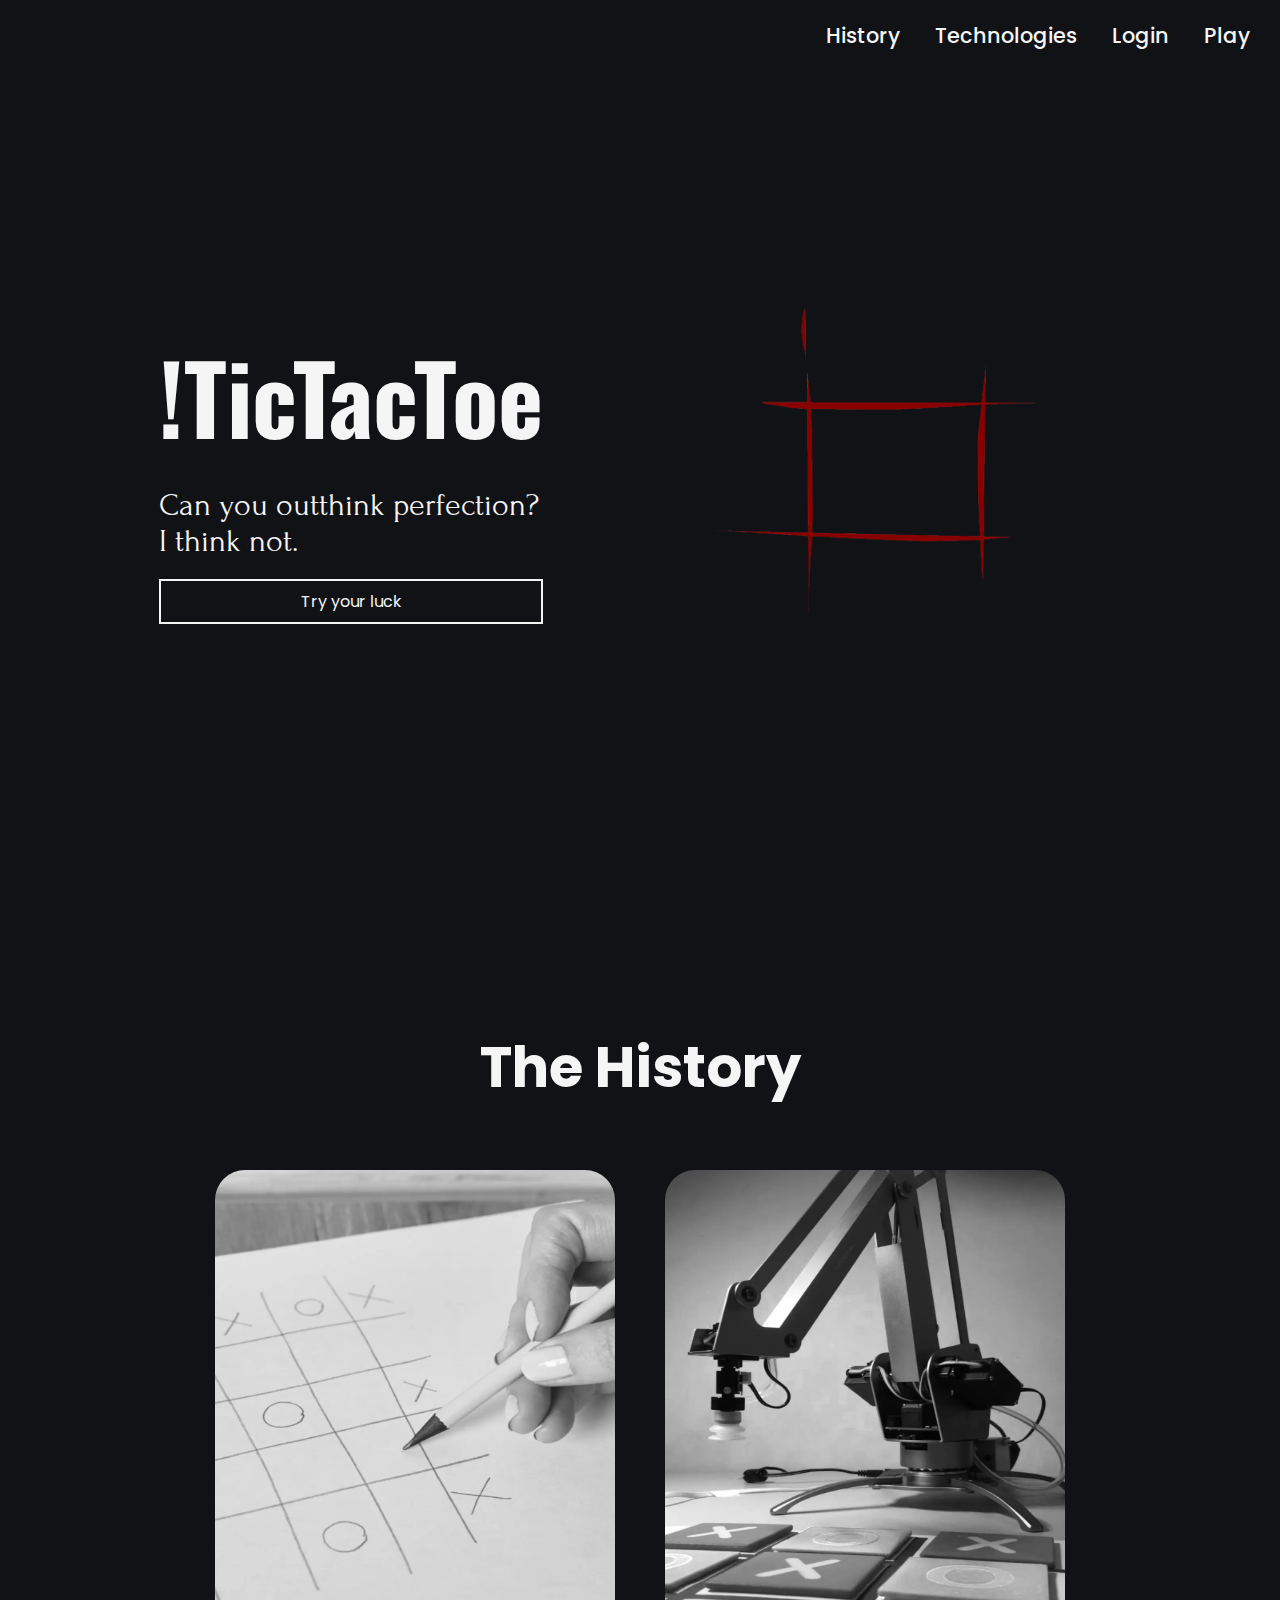
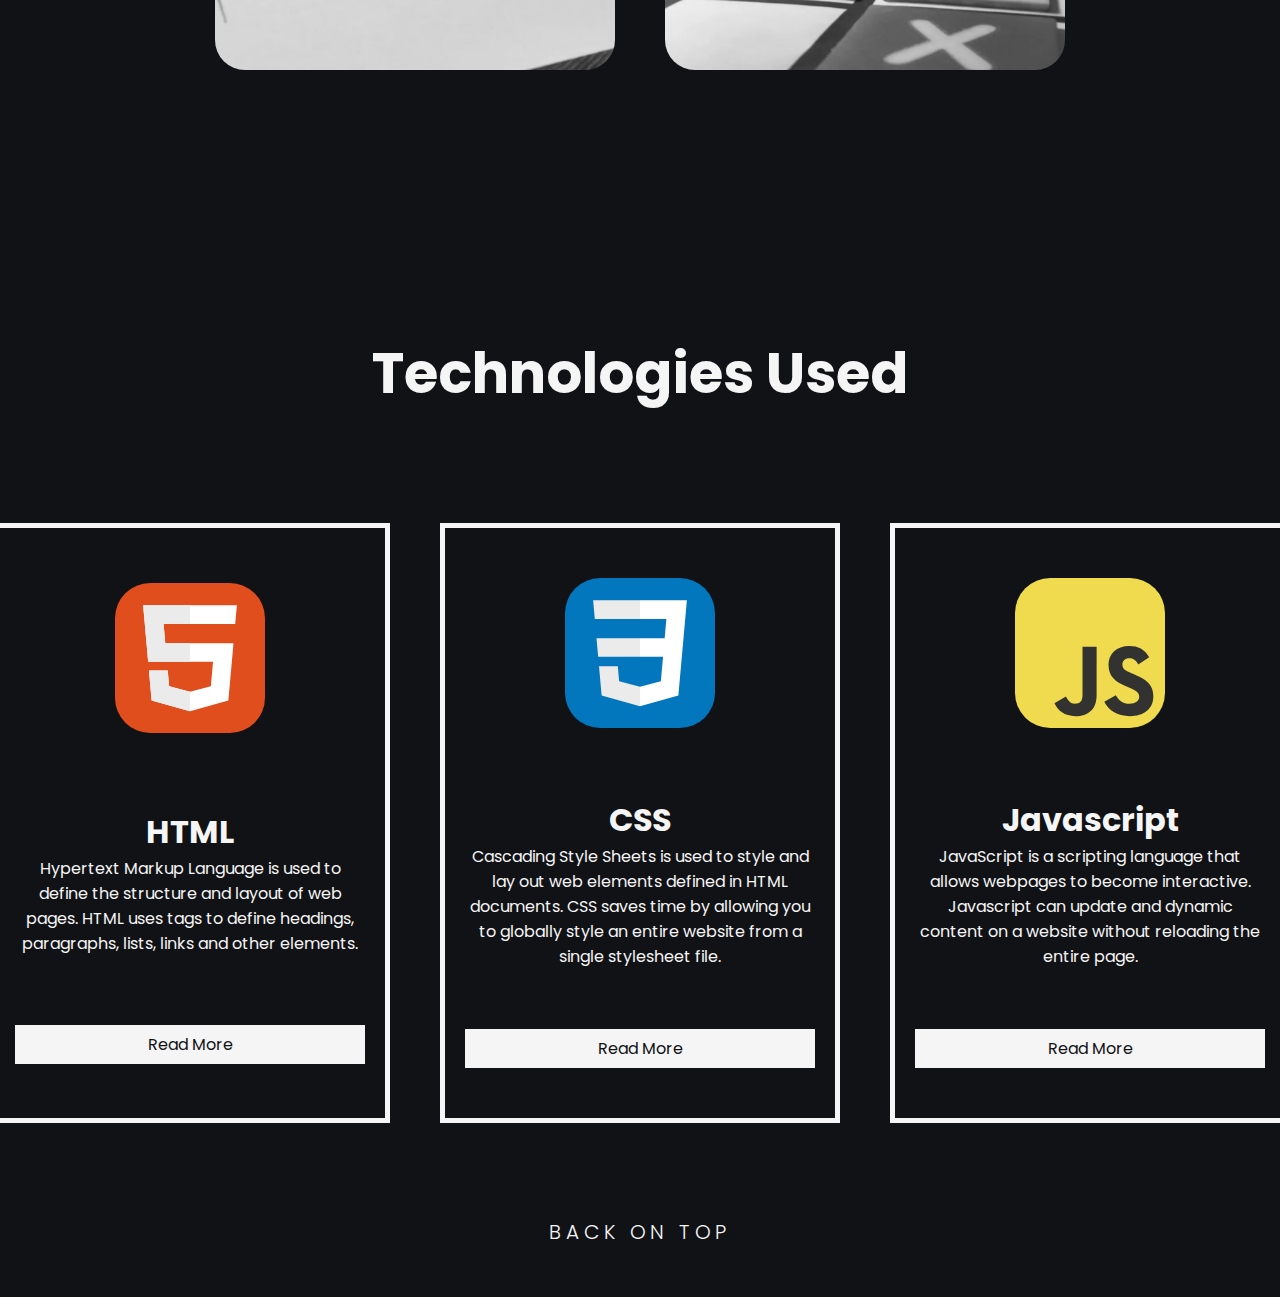
<file: index.html>
<!DOCTYPE html>
<html lang="en">
  <head>
    <meta charset="UTF-8" />
    <meta name="viewport" content="width=device-width, initial-scale=1.0" />
    <title>!TicTacToe</title>
    <link rel="stylesheet" href="./styles/styles.css" />
    <!-- <link rel="icon" type="image/x-icon" href="/images/web_icon.ico" /> -->
    <link rel="stylesheet" href="./styles/css_effects.css" />
    <link rel="icon" href="./images/tic_icon.svg" type="image/svg+xml">
  </head>
  <body>
    <header id="header">
      <nav>
        <ul>
          <li><a href="#about-history">History</a></li>
          <li><a href="#about-technologies">Technologies</a></li>
          <!-- <li><a href="#about-project">About</a></li> -->
           <li><a href="./login.html">Login</a></li>
          <li><a href="./game.html">Play</a></li>
        </ul>
      </nav>
      <img src="./images/menu-icon.svg" alt="" id="sidebar-button" width="40px" onclick="openNav()">
      <div id="mySidenav" class="sidenav">
        <a href="javascript:void(0)" class="closebtn" onclick="closeNav()"
          >&times;</a
        >
        <a href="#homepage">Home</a>
        <a href="#about-history">History</a>
        <a href="#about-technologies">Technologies</a>
        <a href="./game.html">Play</a>
        <a href="./login.html">Login</a>
      </div>
    </header>
    <main>
      <section id="homepage">
        <div class="homepage-items">
          <h1 id="gameTitle">!TicTacToe</h1>
          <p>Can you outthink perfection?<br />I think not.</p>
          <a href="./game.html">Try your luck</a>
        </div>
        <div class="board-img">
          <img
            src="./images/red_board.png"
            alt="A red tictactoe board"
            width="450"
            height="450"
          />
        </div>
      </section>
      <section id="about-page">
        <div id="about-history">
          <div id="history-header">
            <h2 class="about-header">The History</h2>
          </div>
          <div class="history-cards">
            <div class="history">
              <div class="history-card-front">
                <img
                  src="./images/human_tictactoe_bnw.webp"
                  alt="Human hand playing tictactoe"
                  width="400"
                  height="500"
                />
              </div>
              <div class="history-card-back">
                <p>
                  TicTacToe, also known as Noughts and Crosses, is regarded as
                  one of the oldest known games in history dating back to
                  ancient Egypt. While its exact origins are unclear,
                  tic-tac-toe like games have been discovered carved into
                  Egyptian artifacts from as early as 1300 BC. The modern
                  iteration of the game placed onto a 3x3 grid became
                  popularized in the 19th century. Through much of its history,
                  tic-tac-toe was mainly a simple children's game often played
                  using pen and paper. However, its minimalist and low-skill
                  nature also made it useful for studying early game theory
                  concepts such as optimal play strategies. By the 1950s,
                  mathematicians had proven that if both players are playing
                  perfectly, the game must always end in a draw.
                </p>
              </div>
            </div>
            <div class="history">
              <div class="history-card-front">
                <img
                  src="./images/robot_tictactoe_bnw.webp"
                  alt="Robotic arm playing tictactoe"
                  width="400"
                  height="500"
                />
              </div>
              <div class="history-card-back">
                <p>
                  In the modern era, tic-tac-toe has taken on a new life with
                  the development of artificial intelligence. Now, tic-tac-toe
                  is often used to test new AI and machine learning algorithms
                  due to the game's small scope and established optimal
                  solutions. Programmers will develop AI's to play against each
                  other in tic-tac-toe matches millions of times in order to
                  refine their strategies and techniques. Some AI's have become
                  so advanced that they are capable of perfect play, never
                  losing, even against human grandmasters of the game. While
                  humans still enjoy playing for fun, artificial intelligence
                  systems have advanced to a point where they can no longer be
                  defeated by humans in a tic-tac-toe game.
                </p>
              </div>
            </div>
          </div>
        </div>
        <div id="about-technologies">
          <div class="technologies-cards">
            <div class="technology">
              <div class="about icon">
                <img src="./images/html.svg" alt="HTML icon" width="150" />
              </div>
              <div class="about text">
                <h3>HTML</h3>
                <p>
                  Hypertext Markup Language is used to define the structure and
                  layout of web pages. HTML uses tags to define headings,
                  paragraphs, lists, links and other elements.
                </p>
              </div>
              <div class="about-button">
                <a href="https://en.wikipedia.org/wiki/HTML" target="_blank"
                  >Read More</a
                >
              </div>
            </div>
            <div class="technology">
              <div class="about icon">
                <img src="./images/css.svg" alt="CSS icon" width="150" />
              </div>
              <div class="about text">
                <h3>CSS</h3>
                <p>
                  Cascading Style Sheets is used to style and lay out web
                  elements defined in HTML documents. CSS saves time by allowing
                  you to globally style an entire website from a single
                  stylesheet file.
                </p>
              </div>
              <div class="about-button">
                <a href="https://en.wikipedia.org/wiki/CSS" target="_blank"
                  >Read More</a
                >
              </div>
            </div>
            <div class="technology">
              <div class="about icon">
                <img
                  src="./images/javascript.svg"
                  alt="Javascript icon"
                  width="150"
                />
              </div>
              <div class="about text">
                <h3>Javascript</h3>
                <p>
                  JavaScript is a scripting language that allows webpages to
                  become interactive. Javascript can update and dynamic content
                  on a website without reloading the entire page.
                </p>
              </div>
              <div class="about-button">
                <a
                  href="https://en.wikipedia.org/wiki/Javascript"
                  target="_blank"
                  >Read More</a
                >
              </div>
            </div>
          </div>
          <div id="technologies-header">
            <h2 class="about-header">Technologies <span class="line-break"></span>Used</h2>
          </div>
        </div>
        <!-- <div id="about-project">
          <h2 class="about-header">About</h2>
          <p>This website was developed as a case study project for the subject of Web Development. The goal of the project was to create a fully functional website to demonstrate proficiency in HTML, CSS, JavaScript and other web development skills learned throughout the semester.</p>
        </div> -->
      </section>
      <footer>
        <a href="#header">Back on Top</a>
      </footer>
    </main>
    <!-- <script src="main.js"></script> -->
    <script src="./scripts/nav.js"></script>
  </body>
</html>
</file>
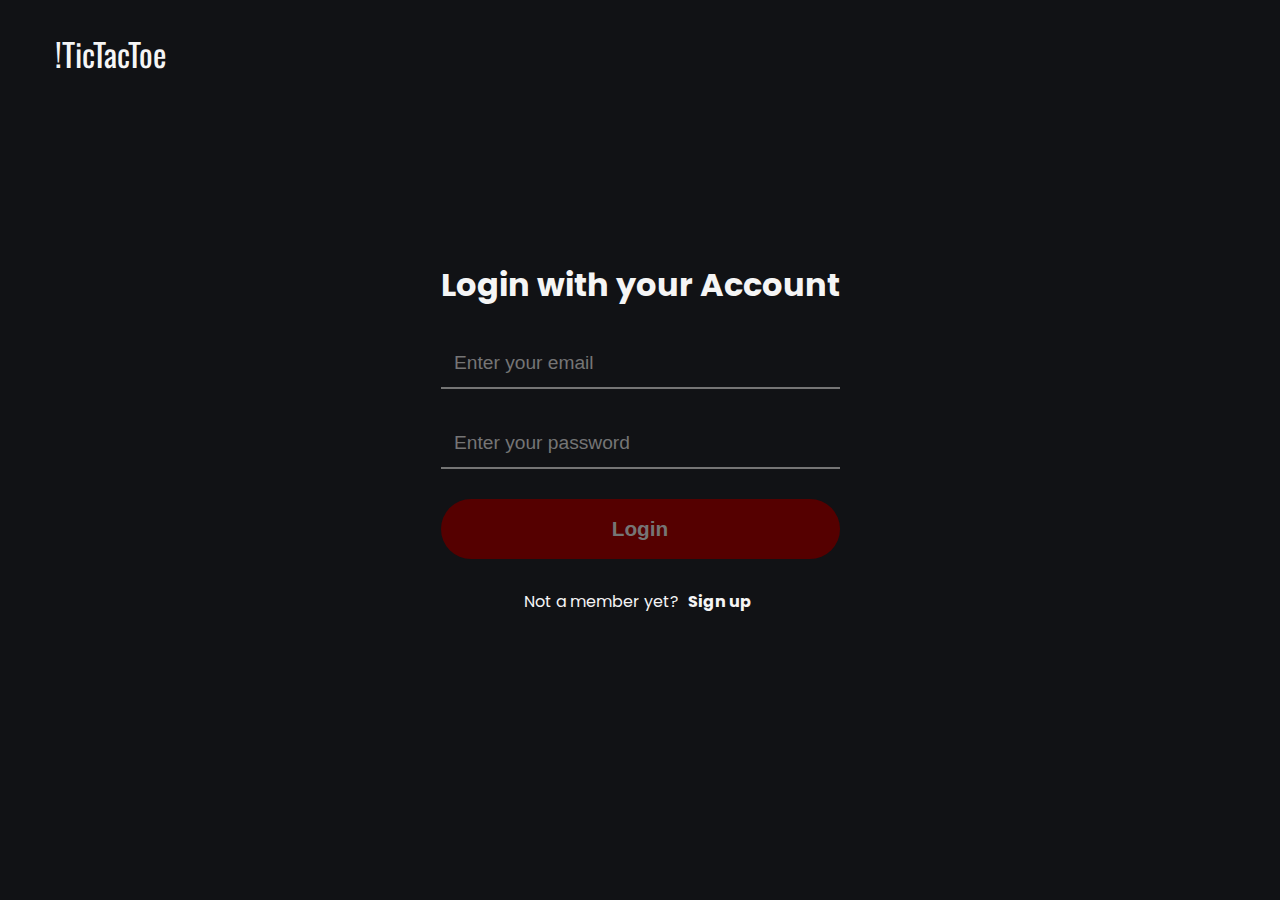
<file: login.html>
<!DOCTYPE html>
<html lang="en">
  <head>
    <meta charset="UTF-8" />
    <meta name="viewport" content="width=device-width, initial-scale=1.0" />
    <title>Login</title>
    <link rel="stylesheet" href="login.css" />
  </head>
  <body>
    <header>
      <a href="index.html">!TicTacToe</a>
    </header>
    <main>
      <div id="login">
        <h1 id="main-heading">Login with your Account</h1>
        <form action="">
          <input
            type="email"
            id="email"
            placeholder="Enter your email"
            class="input-field"
          />
          <input
            type="password"
            id="password"
            placeholder="Enter your password"
            class="input-field"
          />
          <button type="submit">Login</button>
        </form>
        <footer>
          <p>
            Not a member yet?
            <strong><a href="./signup.html" id="myLink">Sign up</a></strong>
          </p>
        </footer>
      </div>
    </main>
    <script src="account.js"></script>
  </body>
</html>
</file>
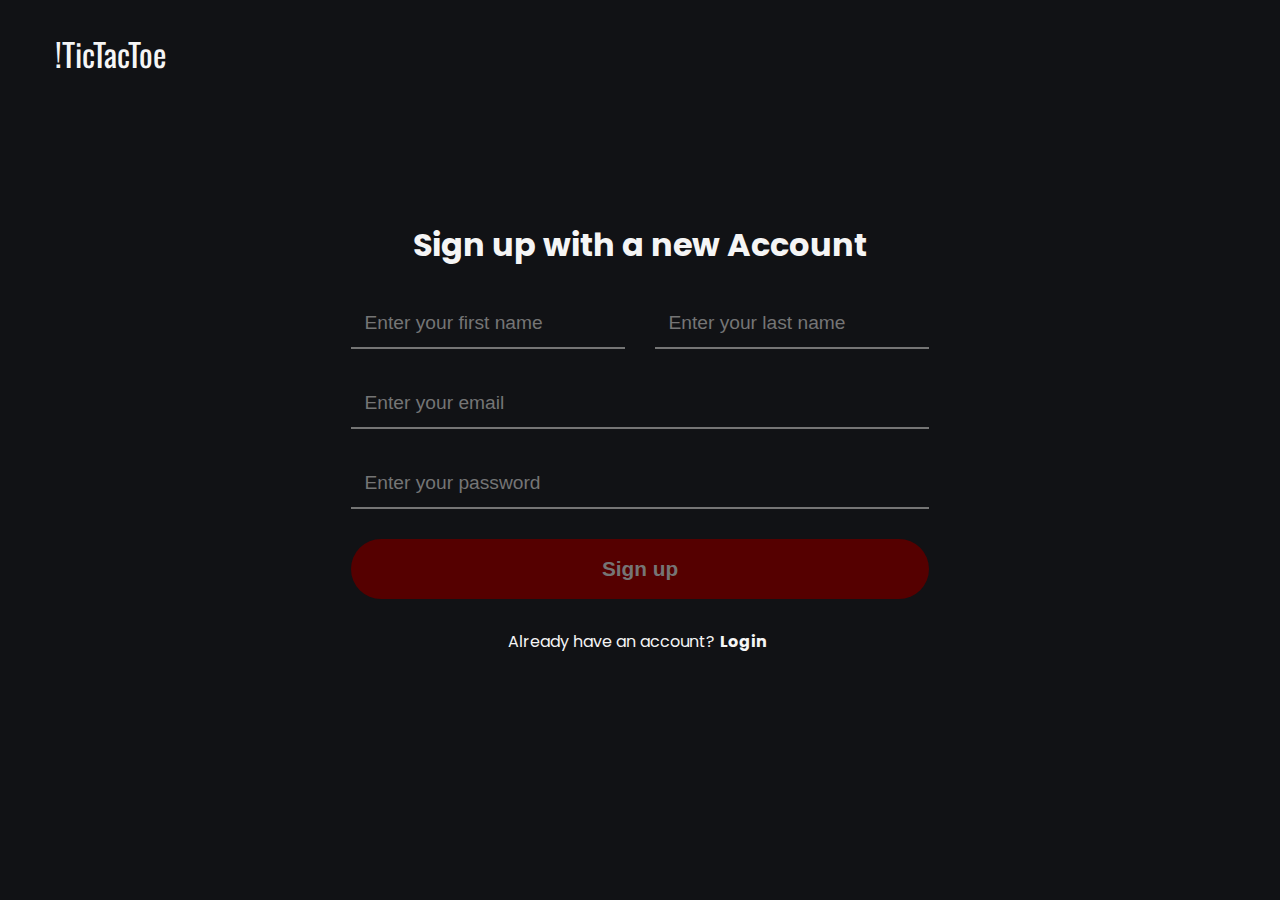
<file: signup.html>
<!DOCTYPE html>
<html lang="en">
  <head>
    <meta charset="UTF-8" />
    <meta name="viewport" content="width=device-width, initial-scale=1.0" />
    <title>Sign up</title>
    <link rel="stylesheet" href="signup.css" />
  </head>
  <body>
    <header>
      <a href="index.html">!TicTacToe</a>
    </header>
    <main>
      <div id="sign-up">
        <h1 id="main-heading">Sign up with a new Account</h1>
        <form action="">
          <div class="name-input">
            <input type="text" id="first-name" placeholder="Enter your first name" class="input-field">
            <input type="text" id="last-name" placeholder="Enter your last name" class="input-field">
          </div>
          <input
            type="email"
            id="email"
            placeholder="Enter your email"
            class="input-field"
          />
          <input
            type="password"
            id="password"
            placeholder="Enter your password"
            class="input-field"
          />
          <button type="button" onclick="signUpFirstName()">Sign up</button>
        </form>
        <footer>
          <p>
            Already have an account?<strong><a href="./login.html" id="myLink">Login</a></strong>
          </p>
        </footer>
      </div>
    </main>
    <script src="account.js"></script>
  </body>
</html>
</file>
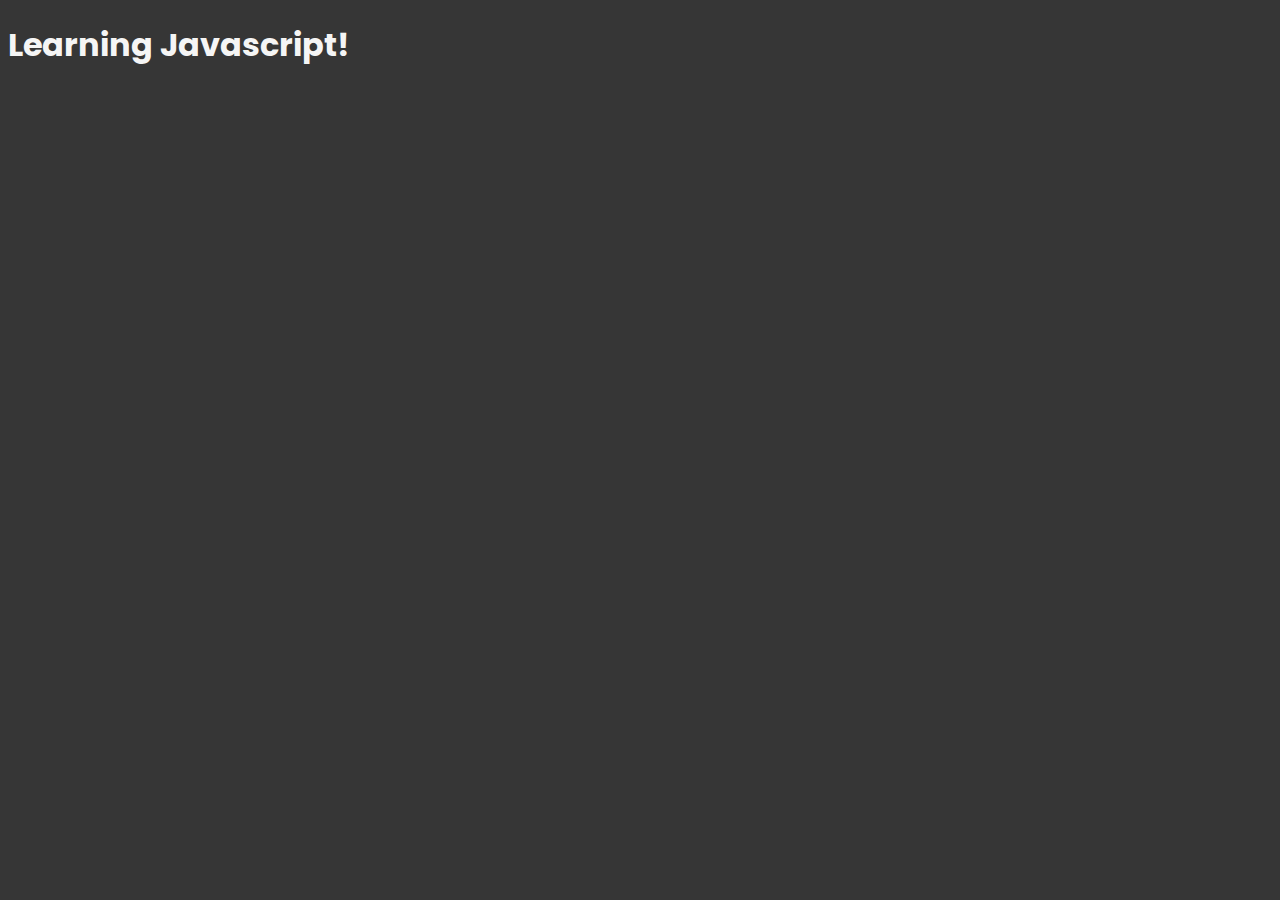
<file: trybg.html>
<!DOCTYPE html>
<html lang="en">
  <head>
    <meta charset="UTF-8" />
    <meta name="viewport" content="width=device-width, initial-scale=1.0" />
    <title>Document</title>
    <style>
      @import url("https://fonts.googleapis.com/css2?family=Poppins:wght@400;500;600;700;800&display=swap");

      body {
        background-color: rgb(54, 54, 54);
        color: whitesmoke;
        font-family: 'Poppins', sans-serif;
      }
    </style>
    <script src="./main.js"></script>
  </head>
  <body>
    <h1>Learning Javascript!</h1>
  </body>
</html>
</file>
<file: styles/styles.css>
@import url("https://fonts.googleapis.com/css2?family=Poppins:wght@400;500;600;700;800&display=swap");
@import url("https://fonts.googleapis.com/css2?family=Oswald:wght@700&display=swap");
@import url("https://fonts.googleapis.com/css2?family=Forum&display=swap");
@import url("https://fonts.googleapis.com/css2?family=Frank+Ruhl+Libre&display=swap");

* {
  box-sizing: border-box;
  margin: 0;
  padding: 0;
  font-family: "Poppins", sans-serif;
}

html {
  scroll-behavior: smooth;
}

body {
  color: whitesmoke;
  background-color: #111215;
  height: 100vh;
}

header {
  padding: 20px 30px 0 0;
}

nav ul {
  display: flex;
  flex-direction: row;
  justify-content: flex-end;
  gap: 15px;
  list-style: none;
}

nav li a {
  color: whitesmoke;
  font-weight: 500;
  list-style: none;
  text-decoration: none;
  font-size: 1.3rem;

  padding: 2px 10px;
  position: relative;
}

nav li a::before {
  background: #890000;
  content: "";
  inset: 0;
  position: absolute;
  transform: scaleX(0);
  transform-origin: right;
  transition: transform 0.5s ease-in-out;
  z-index: -1;
}

nav li a:hover::before {
  transform: scaleX(1);
  transform-origin: left;
}

main {
  height: 94%;
}

#homepage {
  display: flex;
  align-items: center;
  justify-content: center;
  gap: 10%;
  height: 100%;
}

.homepage-items {
  display: flex;
  flex-direction: column;
  gap: 20px;
}

h1 {
  font-family: "Oswald", sans-serif;
  font-size: 6rem;
}

#homepage p {
  font-family: "Forum", serif;
  font-size: 2rem;
}

#homepage a {
  display: inline-block;
  color: whitesmoke;
  text-decoration: none;
  border: 2px solid whitesmoke;
  padding: 0.5rem;
  text-align: center;
  transition: background-color 0.2s ease-in, color 0.2s ease-in;
}

#homepage a:hover {
  animation: ease-in-out;
  background-color: whitesmoke;
  color: #2e313a;
}

#about-page {
  display: flex;
  flex-direction: column;
  align-items: center;
  justify-content: center;
  gap: 20px;
}

#about-history {
  width: 100%;
  height: 100vh;
  display: flex;
  align-items: center;
  justify-content: center;
  flex-direction: column;
  /* background-color: olive; */
  gap: 60px;
}

#about-history img {
  border-radius: 30px;
}

.history-cards {
  display: flex;
  gap: 50px;
}

.history-card-back {
  width: 400px;
  height: 500px;
  background-color: #111215;
  color: whitesmoke;
  padding: 20px;
  border-radius: 30px;
  display: flex;
  align-items: center;
  box-sizing: border-box;
  border: 5px solid whitesmoke;
  /* position: relative; */
}

.history-card-back p {
  font-family: "Frank Ruhl Libre", serif;
  text-align: center;
  font-size: 1.2rem;
}

.history {
  position: relative;
  width: 400px;
  height: 500px;
  transform-style: preserve-3d;
  perspective: 1000px;
}

.history div {
  position: absolute;
  backface-visibility: hidden;
  transition: 1s;
}

.history-card-back {
  transform: rotateY(180deg);
}

.history:hover .history-card-back {
  transform: rotateY(0deg);
}

.history:hover .history-card-front {
  transform: rotateY(-180deg);
}

.about-header {
  font-size: 3.5rem;
}

#about-technologies {
  width: 100%;
  height: 100vh;
  /* background-color: lightcoral; */
  display: flex;
  align-items: center;
  justify-content: space-around;
}

.line-break::after {
  content: "\A";
  white-space: pre;
}

.technology {
  width: 400px;
  height: 600px;
  background-color: #111215;
  display: flex;
  flex-direction: column;
  justify-content: space-around;
  text-align: center;
  padding: 20px;
  border: 5px solid whitesmoke;
  transition: transform 0.4s;
}

.technology:hover {
  transform: scale(1.1);
}

.technologies-cards {
  display: flex;
  gap: 50px;
}

.technology h3 {
  font-size: 2rem;
}

.about-button {
  width: 100%;
}

.about-button a {
  display: inline-block;
  background-color: whitesmoke;
  border: 2px solid whitesmoke;
  padding: 5px 0;
  color: #111215;
  text-decoration: none;
  width: 100%;
  text-align: center;
  transition: background-color 0.2s ease-in, color 0.2s ease-in;
}

.about-button a:hover {
  background-color: #111215;
  color: whitesmoke;
}

#technologies-header {
  text-align: right;
}

footer {
  height: 80px;
  display: flex;
  justify-content: center;
  padding-bottom: 54px;
  /* margin-top: 40px;  */
}

footer a {
  color: whitesmoke;
  text-decoration: none;
}

footer {
  display: flex;
  gap: 20px;
  list-style: none;
  font-family: calibri;
  font-size: 20px;
  font-weight: 300;
  text-transform: uppercase;
  letter-spacing: 5px;
  cursor: pointer;
  user-select: none;
  position: relative;
}

footer a {
  display: block;
  position: relative;
}

footer a::before,
a::after {
  width: 0%;
  height: 3px;
  content: "";
  position: absolute;
  top: 50%;
  display: block;
  background: transparent;
  transition: all 500ms cubic-bezier(0.075, 0.82, 0.165, 1);
}

footer a::before {
  left: -1.5px;
}

footer a::after {
  left: 1.5px;
  background: transparent;
}

footer a:hover::before {
  background: #890000;
  width: 100%;
}

footer a:hover::after {
  background: transparent;
  width: 100%;
  transition: 0s;
}

#mySidenav {
  display: none;
}

#sidebar-button {
  display: none;
}

#about-project {
  height: 250px;
  text-align: center;
  width: 500px;
  /* background-color: darkslategrey; */
  display: flex;
  flex-direction: column;
  justify-content: center;
}

@media (max-width: 1700px) {
  header {
    padding: 20px 0 0 0;
    margin-right: 20px;
  }

  #about-technologies {
    flex-direction: column-reverse;
  }

  footer {
    margin-top: 40px;
  }

  #about-page {
    gap: 80px;
  }

  .line-break {
  display: none;
}
}

@media (max-width: 1230px) {
  #about-technologies {
    height: initial;
    display: flex;
    flex-direction: column-reverse;
    gap: 30px;
  }

  .technologies-cards {
    flex-wrap: wrap;
    justify-content: center;
  }
}

@media (max-width: 800px) {
  #sidebar-button {
    display: block;
    cursor: pointer;
    position: fixed;
  }

  header {
    padding: 0;
  }

  header nav {
    display: none;
  }

  #mySidenav {
    display: block;
  }

  nav ul {
    display: block;
  }

  #homepage {
    display: block;
    /* gap: 20; */
  }

  .homepage-items {
    display: block;
  }

  #about-page {
    display: block;
  }

  #about-history {
    all: initial;
    display: block;
  }

  .history-cards {
    display: block;
  }

  .history-card-back {
    display: block;
  }

  #about-technologies {
    /* all: initial; */
    display: block;
  }

  .technology {
    display: block;
  }

  .technologies-cards {
    display: block;
  }

  footer {
    display: block;
  }

  body {
    width: 100vw;
  }

  h1 {
    font-size: 80px;
    /* text-align: center; */
  }

  header {
    padding: 20px 20px;
  }

  #homepage {
    display: flex;
    flex-direction: column;
    justify-content: center;
    align-items: center;
    gap: initial;
    gap: 20px;
    padding: 0 20px;
    height: 110vh;
  }

  #homepage a {
    /* margin: 0 10px; */
  }

  .homepage-items {
    display: flex;
    text-align: center;
    gap: 25px;
  }

  .board-img img {
    width: 350px;
    height: 350px;
  }

  #about-page {
    display: flex;
    flex-direction: column;
    gap: 20vh;
  }

  .about-header {
    text-align: center;
    font-size: 40px;
    color: whitesmoke;
  }

  #about-history,
  #about-technologies {
    display: flex;
    flex-direction: column;
    gap: 20px;
  }

  .history-cards {
    display: flex;
    flex-direction: column;
    align-items: center;
    width: 100vw;
  }

  .history {
    width: 100%;
  }

  .history-card-back,
  .history-card-front {
    width: 320px;
  }

  .history-card-back p {
    font-size: 16px;
  }

  .history-card-front img {
    width: 320px;
  }

  #about-technologies {
    height: initial;
    display: flex;
    flex-direction: column-reverse;
  }

  .technologies-cards {
    display: flex;
    flex-direction: column;
    align-items: center;
    /* width: 300px; */
  }

  footer {
    margin-top: 0;
    text-align: center;
  }

  .technology {
    display: flex;
    width: 320px;
  }

  .history {
    display: flex;
    justify-content: center;
    align-items: center;
  }

  #about-project {
    width: 280px;
  }

  #about-project p {
    font-size: 13px;
  }

  .about p {
    /* color: blue; */
    font-size: 14px;
  }
}
</file>
<file: styles/css_effects.css>
/* The side navigation menu */
.sidenav {
  height: 100%; /* 100% Full-height */
  width: 0; /* 0 width - change this with JavaScript */
  position: fixed; /* Stay in place */
  z-index: 1; /* Stay on top */
  top: 0; /* Stay at the top */
  left: 0;
  background-color: #111; /* Black*/
  overflow-x: hidden; /* Disable horizontal scroll */
  padding-top: 60px; /* Place content 60px from the top */
  transition: 0.5s; /* 0.5 second transition effect to slide in the sidenav */
}

/* The navigation menu links */
.sidenav a {
  padding: 8px 8px 8px 32px;
  text-decoration: none;
  font-size: 25px;
  color: #818181;
  display: block;
  transition: 0.3s;
}

/* When you mouse over the navigation links, change their color */
.sidenav a:hover {
  color: #f1f1f1;
}

/* Position and style the close button (top right corner) */
.sidenav .closebtn {
  position: absolute;
  top: 0;
  right: 25px;
  font-size: 36px;
  margin-left: 50px;
}

/* Style page content - use this if you want to push the page content to the right when you open the side navigation */
#main {
  transition: margin-left .5s;
  padding: 20px;
}

/* On smaller screens, where height is less than 450px, change the style of the sidenav (less padding and a smaller font size) */
@media screen and (max-height: 450px) {
  .sidenav {padding-top: 15px;}
  .sidenav a {font-size: 18px;}
}
</file>
<file: login.css>
@import url("https://fonts.googleapis.com/css2?family=Poppins:wght@400;500;600;700;800&display=swap");
@import url("https://fonts.googleapis.com/css2?family=Oswald:wght@700&display=swap");

* {
  margin: 0;
  padding: 0;
  box-sizing: border-box;
}

body {
  background-color: #111215;
  color: whitesmoke;
  font-family: "Poppins", sans-serif;
}

header {
  padding: 30px 0 0 45px;
}

header a {
  font-family: "Oswald", sans-serif;
  font-size: 2rem;
  color: whitesmoke;
  text-decoration: none;

  position: relative;
  padding: 0 10px;
}

header a::before, footer a::before {
  background: #890000;
  content: "";
  inset: 0;
  position: absolute;
  transform: scaleX(0);
  transform-origin: right;
  transition: transform 0.5s ease-in-out;
  z-index: -1;
}

header a:hover::before, footer a:hover::before {
  transform: scaleX(1);
  transform-origin: left;
}

main {
  height: 80vh;
  /* width  : 100%; */
  display: flex;
  align-items: center;
  justify-content: center;
  flex-direction: column;
}

#login {
    display: flex;
    flex-direction: column;
    gap: 30px;
}

h1 {
    text-align: center;
}

form {
  /* background-color: orange;  */
  display: flex;
  flex-direction: column;
  gap: 30px;
}

.input-field {
  border: 0;
  width: 100%;
  outline: none;
  background: transparent;
  /* border: 2px solid whitesmoke; */
  border-bottom: 2px solid #757575;
  color: whitesmoke;
  height: 50px;
  padding: 0 0.7em;
  font-size: 1.2em;
  transition: all 0.25s ease-in-out;
}

.input-field:hover,
.input-field:focus {
  border-bottom: 2px solid whitesmoke;
}

button {
  border: 0;
  border-radius: 30px;
  background-color: #550000;
  color: #757575;
  display: block;
  width: 100%;
  height: 60px;
  padding: 0 0.7em;
  font-size: 1.3em;
  font-weight: 600;
  cursor: pointer;
  transition: all 0.25s ease-in-out;
}

button:hover {
  background-color: #890000;
  color: whitesmoke;
}

footer { 
    text-align: center;
}

footer a {
    text-decoration: none;
    color: whitesmoke;
    position: relative;
    padding: 0 5px;
}

@media (max-width: 800px) {
  header {
  padding: 12px 0 0 12px;
}

  header a {
    font-size: 24px;
  }

  main {
    padding: 0 30px;
  }
}
</file>
<file: signup.css>
@import url("https://fonts.googleapis.com/css2?family=Poppins:wght@400;500;600;700;800&display=swap");
@import url("https://fonts.googleapis.com/css2?family=Oswald:wght@700&display=swap");

* {
  margin: 0;
  padding: 0;
  box-sizing: border-box;
}

body {
  background-color: #111215;
  color: whitesmoke;
  font-family: "Poppins", sans-serif;
}

header {
  padding: 30px 0 0 45px;
}

header a {
  font-family: "Oswald", sans-serif;
  font-size: 2rem;
  color: whitesmoke;
  text-decoration: none;

  position: relative;
  padding: 0 10px;
}

header a::before,
footer a::before {
  background: #890000;
  content: "";
  inset: 0;
  position: absolute;
  transform: scaleX(0);
  transform-origin: right;
  transition: transform 0.5s ease-in-out;
  z-index: -1;
}

header a:hover::before,
footer a:hover::before {
  transform: scaleX(1);
  transform-origin: left;
}

main {
  height: 80vh;
  display: flex;
  align-items: center;
  justify-content: center;
  flex-direction: column;
}

#sign-up {
    display: flex;
    flex-direction: column;
    gap: 30px;
}

h1 {
    text-align: center;
}

form {
  /* background-color: orange;  */
  display: flex;
  flex-direction: column;
  gap: 30px;
}

.input-field {
  border: 0;
  width: 100%;
  outline: none;
  background: transparent;
  /* border: 2px solid whitesmoke; */
  border-bottom: 2px solid #757575;
  color: whitesmoke;
  height: 50px;
  padding: 0 0.7em;
  font-size: 1.2em;
  transition: all 0.25s ease-in-out;
}

.input-field:hover,
.input-field:focus {
  border-bottom: 2px solid whitesmoke;
}

.name-input {
    display: flex;
    gap: 30px;
}

button {
  border: 0;
  border-radius: 30px;
  background-color: #550000;
  color: #757575;
  display: block;
  width: 100%;
  height: 60px;
  padding: 0 0.7em;
  font-size: 1.3em;
  font-weight: 600;
  cursor: pointer;
  transition: all 0.25s ease-in-out;
}

button:hover {
  background-color: #890000;
  color: whitesmoke;
}

footer {
  /* margin-top: 20px; */
  text-align: center;
}

footer a {
  text-decoration: none;
  color: whitesmoke;
  position: relative;
  padding: 0 5px;
}


@media (max-width: 800px) {
  header {
  padding: 12px 0 0 12px;
}

  header a {
    font-size: 24px;
  }

  main {
    padding: 0 30px;
  }
}
</file>
